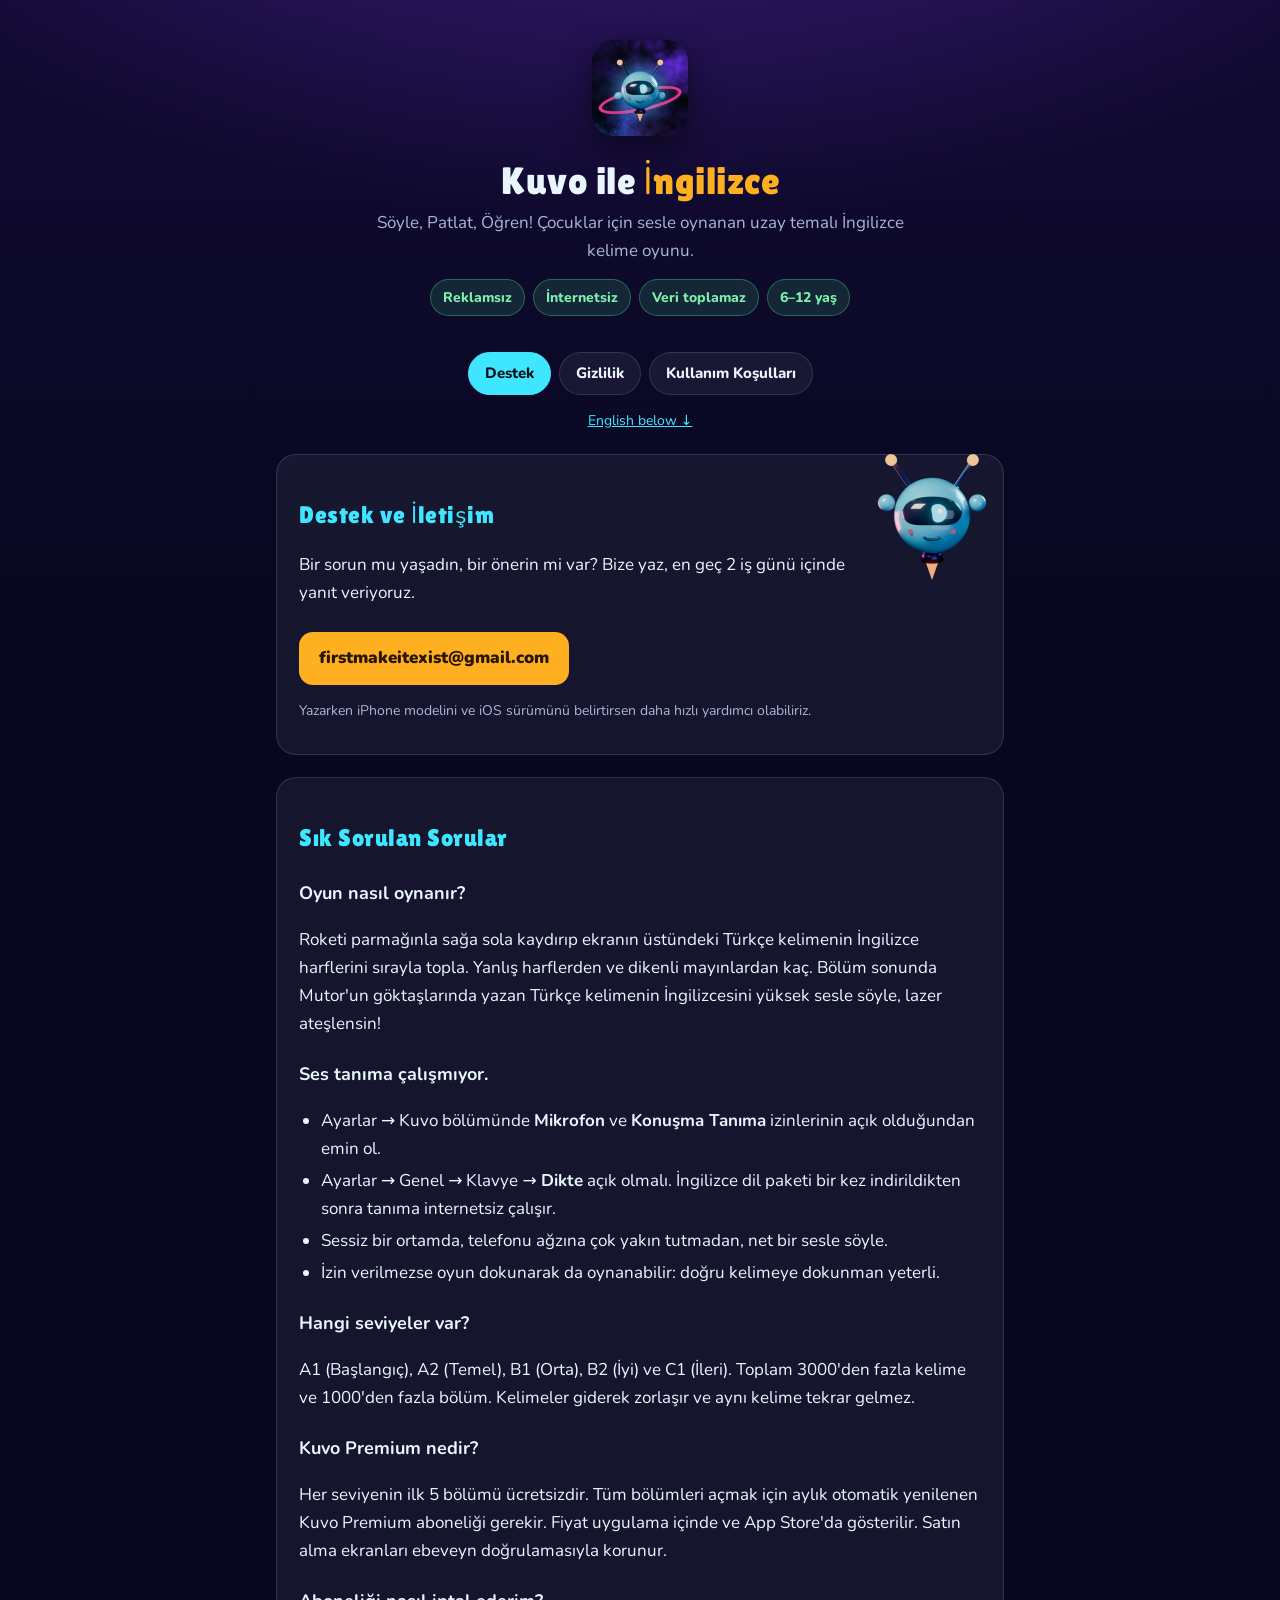
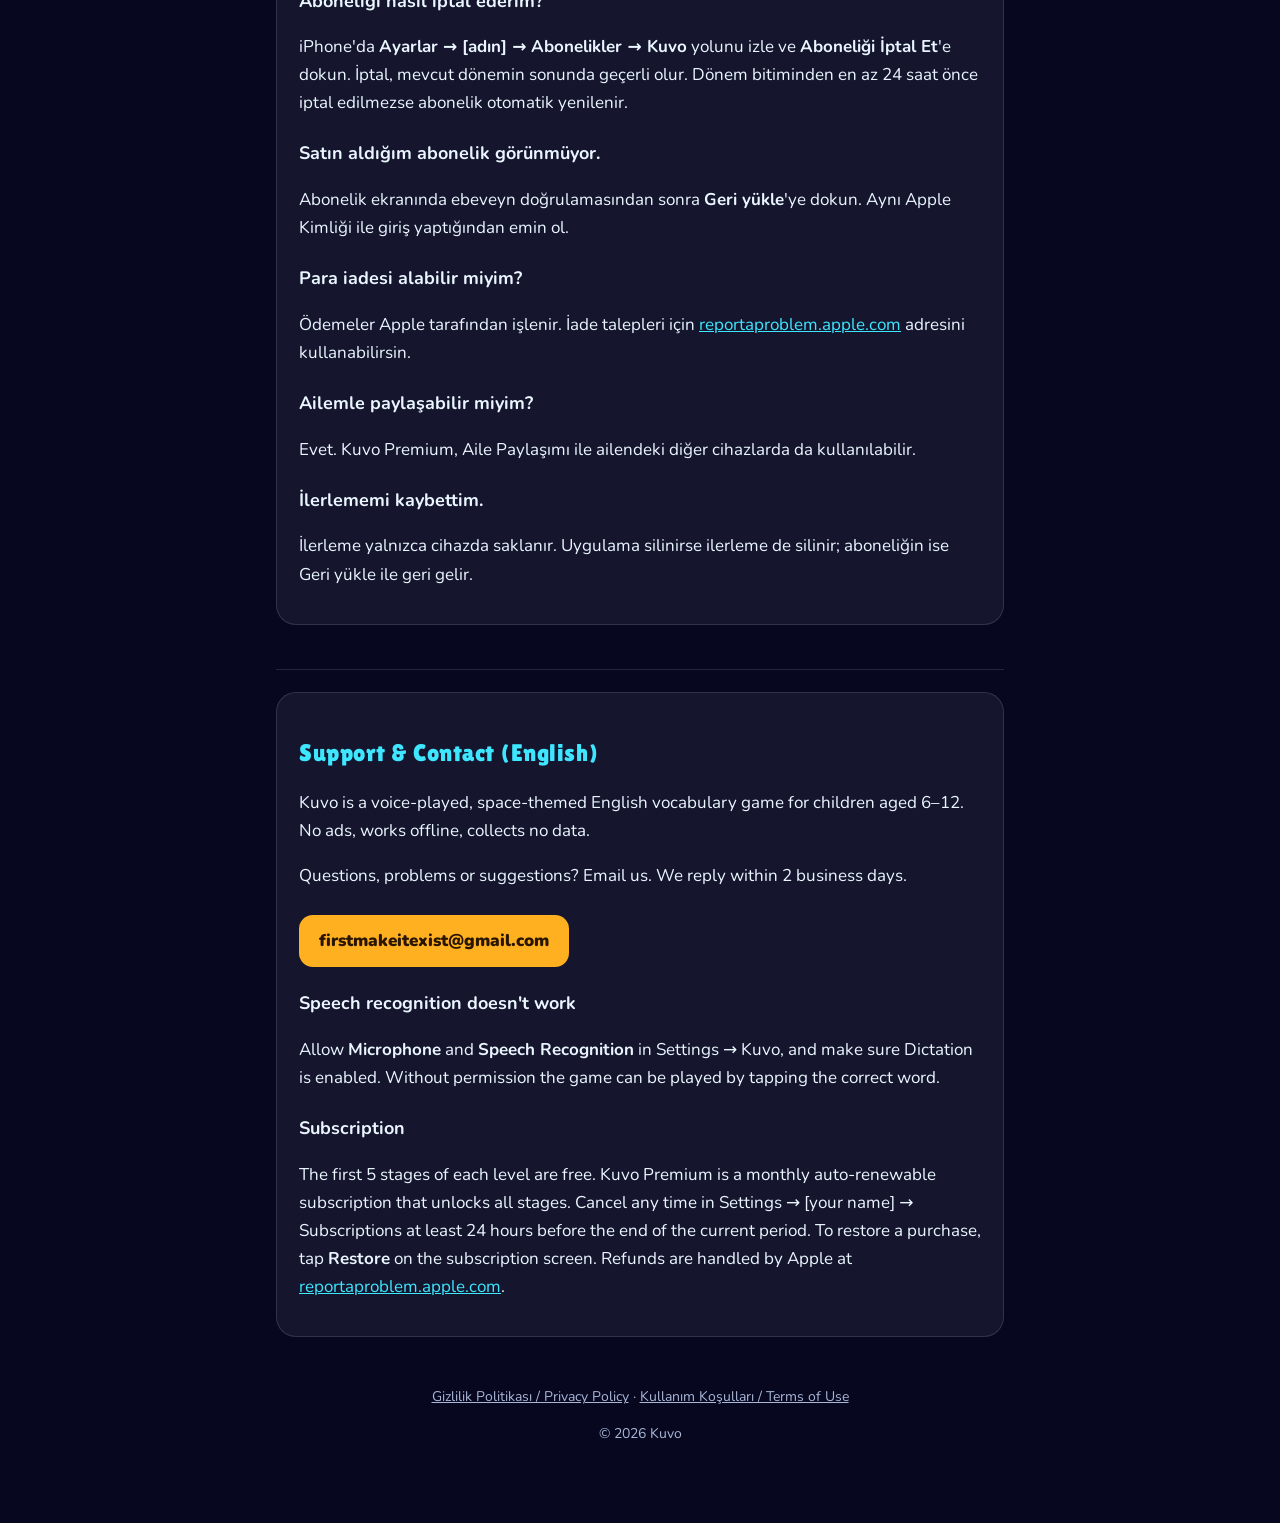
<file: index.html>
<!doctype html>
<html lang="tr">
<head>
<meta charset="utf-8">
<meta name="viewport" content="width=device-width, initial-scale=1">
<title>Kuvo — Destek</title>
<meta name="description" content="Kuvo: çocuklar için sesle oynanan İngilizce kelime oyunu. Destek ve iletişim.">
<link rel="icon" href="icon.png">
<link rel="preconnect" href="https://fonts.googleapis.com">
<link rel="preconnect" href="https://fonts.gstatic.com" crossorigin>
<link href="https://fonts.googleapis.com/css2?family=Lilita+One&family=Nunito:wght@400;700;800;900&display=swap" rel="stylesheet">
<link rel="stylesheet" href="style.css">
</head>
<body><main>
<header class="hero">
  <img class="icon" src="icon.png" alt="Kuvo uygulama ikonu">
  <h1>Kuvo ile <span>İngilizce</span></h1>
  <p class="lead">Söyle, Patlat, Öğren! Çocuklar için sesle oynanan uzay temalı İngilizce kelime oyunu.</p>
  <div class="pills"><span class="pill">Reklamsız</span><span class="pill">İnternetsiz</span><span class="pill">Veri toplamaz</span><span class="pill">6–12 yaş</span></div>
</header>
<nav class="top">
  <a class="on" href="./">Destek</a>
  <a href="privacy.html">Gizlilik</a>
  <a href="terms.html">Kullanım Koşulları</a>
</nav>
<p class="lang"><a href="#en">English below ↓</a></p>

<section class="card">
  <img class="mascot" src="kuvo.png" alt="">
  <h2>Destek ve İletişim</h2>
  <p>Bir sorun mu yaşadın, bir önerin mi var? Bize yaz, en geç 2 iş günü içinde yanıt veriyoruz.</p>
  <a class="mail" href="mailto:firstmakeitexist@gmail.com?subject=Kuvo%20Destek">firstmakeitexist@gmail.com</a>
  <p class="meta">Yazarken iPhone modelini ve iOS sürümünü belirtirsen daha hızlı yardımcı olabiliriz.</p>
</section>

<section class="card">
  <h2>Sık Sorulan Sorular</h2>
  <h3>Oyun nasıl oynanır?</h3>
  <p>Roketi parmağınla sağa sola kaydırıp ekranın üstündeki Türkçe kelimenin İngilizce harflerini sırayla topla. Yanlış harflerden ve dikenli mayınlardan kaç. Bölüm sonunda Mutor'un göktaşlarında yazan Türkçe kelimenin İngilizcesini yüksek sesle söyle, lazer ateşlensin!</p>
  <h3>Ses tanıma çalışmıyor.</h3>
  <ul>
    <li>Ayarlar → Kuvo bölümünde <strong>Mikrofon</strong> ve <strong>Konuşma Tanıma</strong> izinlerinin açık olduğundan emin ol.</li>
    <li>Ayarlar → Genel → Klavye → <strong>Dikte</strong> açık olmalı. İngilizce dil paketi bir kez indirildikten sonra tanıma internetsiz çalışır.</li>
    <li>Sessiz bir ortamda, telefonu ağzına çok yakın tutmadan, net bir sesle söyle.</li>
    <li>İzin verilmezse oyun dokunarak da oynanabilir: doğru kelimeye dokunman yeterli.</li>
  </ul>
  <h3>Hangi seviyeler var?</h3>
  <p>A1 (Başlangıç), A2 (Temel), B1 (Orta), B2 (İyi) ve C1 (İleri). Toplam 3000'den fazla kelime ve 1000'den fazla bölüm. Kelimeler giderek zorlaşır ve aynı kelime tekrar gelmez.</p>
  <h3>Kuvo Premium nedir?</h3>
  <p>Her seviyenin ilk 5 bölümü ücretsizdir. Tüm bölümleri açmak için aylık otomatik yenilenen Kuvo Premium aboneliği gerekir. Fiyat uygulama içinde ve App Store'da gösterilir. Satın alma ekranları ebeveyn doğrulamasıyla korunur.</p>
  <h3>Aboneliği nasıl iptal ederim?</h3>
  <p>iPhone'da <strong>Ayarlar → [adın] → Abonelikler → Kuvo</strong> yolunu izle ve <strong>Aboneliği İptal Et</strong>'e dokun. İptal, mevcut dönemin sonunda geçerli olur. Dönem bitiminden en az 24 saat önce iptal edilmezse abonelik otomatik yenilenir.</p>
  <h3>Satın aldığım abonelik görünmüyor.</h3>
  <p>Abonelik ekranında ebeveyn doğrulamasından sonra <strong>Geri yükle</strong>'ye dokun. Aynı Apple Kimliği ile giriş yaptığından emin ol.</p>
  <h3>Para iadesi alabilir miyim?</h3>
  <p>Ödemeler Apple tarafından işlenir. İade talepleri için <a href="https://reportaproblem.apple.com" rel="noopener">reportaproblem.apple.com</a> adresini kullanabilirsin.</p>
  <h3>Ailemle paylaşabilir miyim?</h3>
  <p>Evet. Kuvo Premium, Aile Paylaşımı ile ailendeki diğer cihazlarda da kullanılabilir.</p>
  <h3>İlerlememi kaybettim.</h3>
  <p>İlerleme yalnızca cihazda saklanır. Uygulama silinirse ilerleme de silinir; aboneliğin ise Geri yükle ile geri gelir.</p>
</section>

<hr id="en">
<section class="card">
  <h2>Support &amp; Contact (English)</h2>
  <p>Kuvo is a voice-played, space-themed English vocabulary game for children aged 6–12. No ads, works offline, collects no data.</p>
  <p>Questions, problems or suggestions? Email us. We reply within 2 business days.</p>
  <a class="mail" href="mailto:firstmakeitexist@gmail.com?subject=Kuvo%20Support">firstmakeitexist@gmail.com</a>
  <h3>Speech recognition doesn't work</h3>
  <p>Allow <strong>Microphone</strong> and <strong>Speech Recognition</strong> in Settings → Kuvo, and make sure Dictation is enabled. Without permission the game can be played by tapping the correct word.</p>
  <h3>Subscription</h3>
  <p>The first 5 stages of each level are free. Kuvo Premium is a monthly auto-renewable subscription that unlocks all stages. Cancel any time in Settings → [your name] → Subscriptions at least 24 hours before the end of the current period. To restore a purchase, tap <strong>Restore</strong> on the subscription screen. Refunds are handled by Apple at <a href="https://reportaproblem.apple.com" rel="noopener">reportaproblem.apple.com</a>.</p>
</section>

<footer>
  <p><a href="privacy.html">Gizlilik Politikası / Privacy Policy</a> · <a href="terms.html">Kullanım Koşulları / Terms of Use</a></p>
  <p>© 2026 Kuvo</p>
</footer>
</main></body>
</html>
</file>
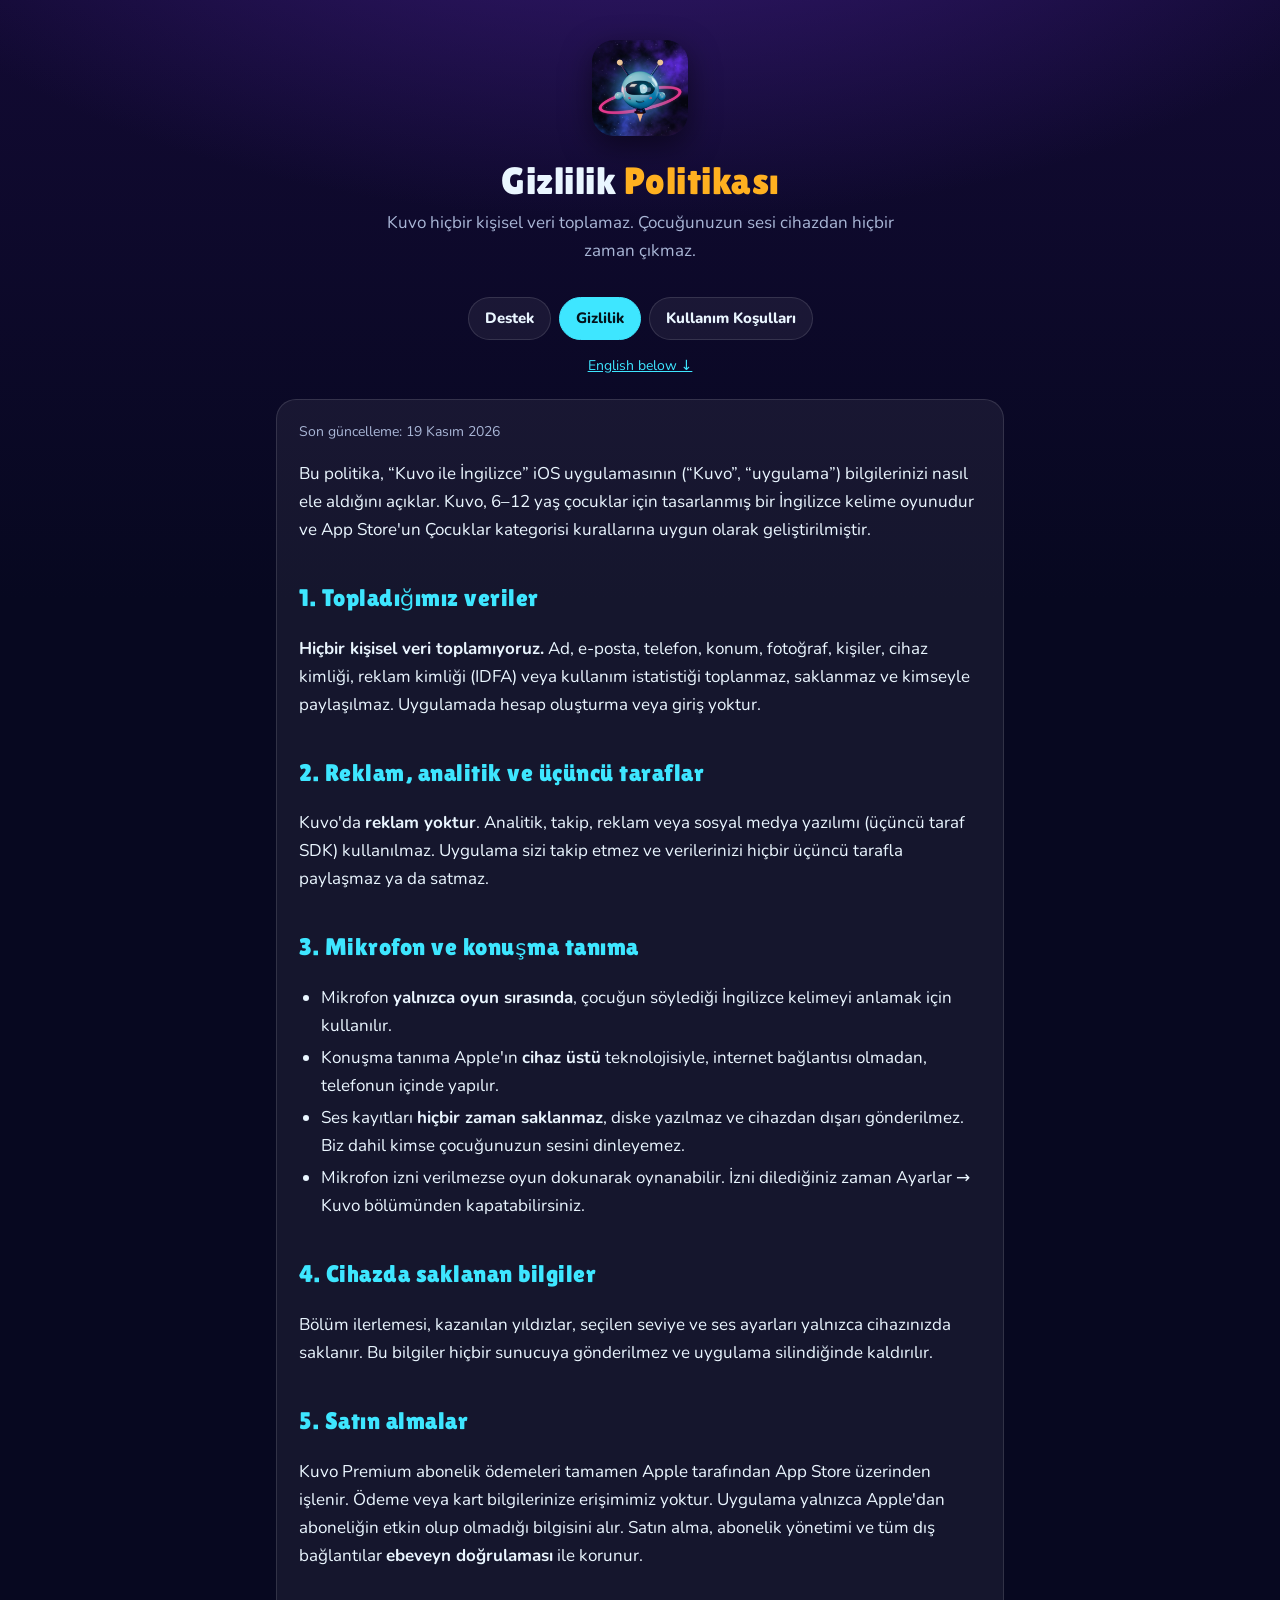
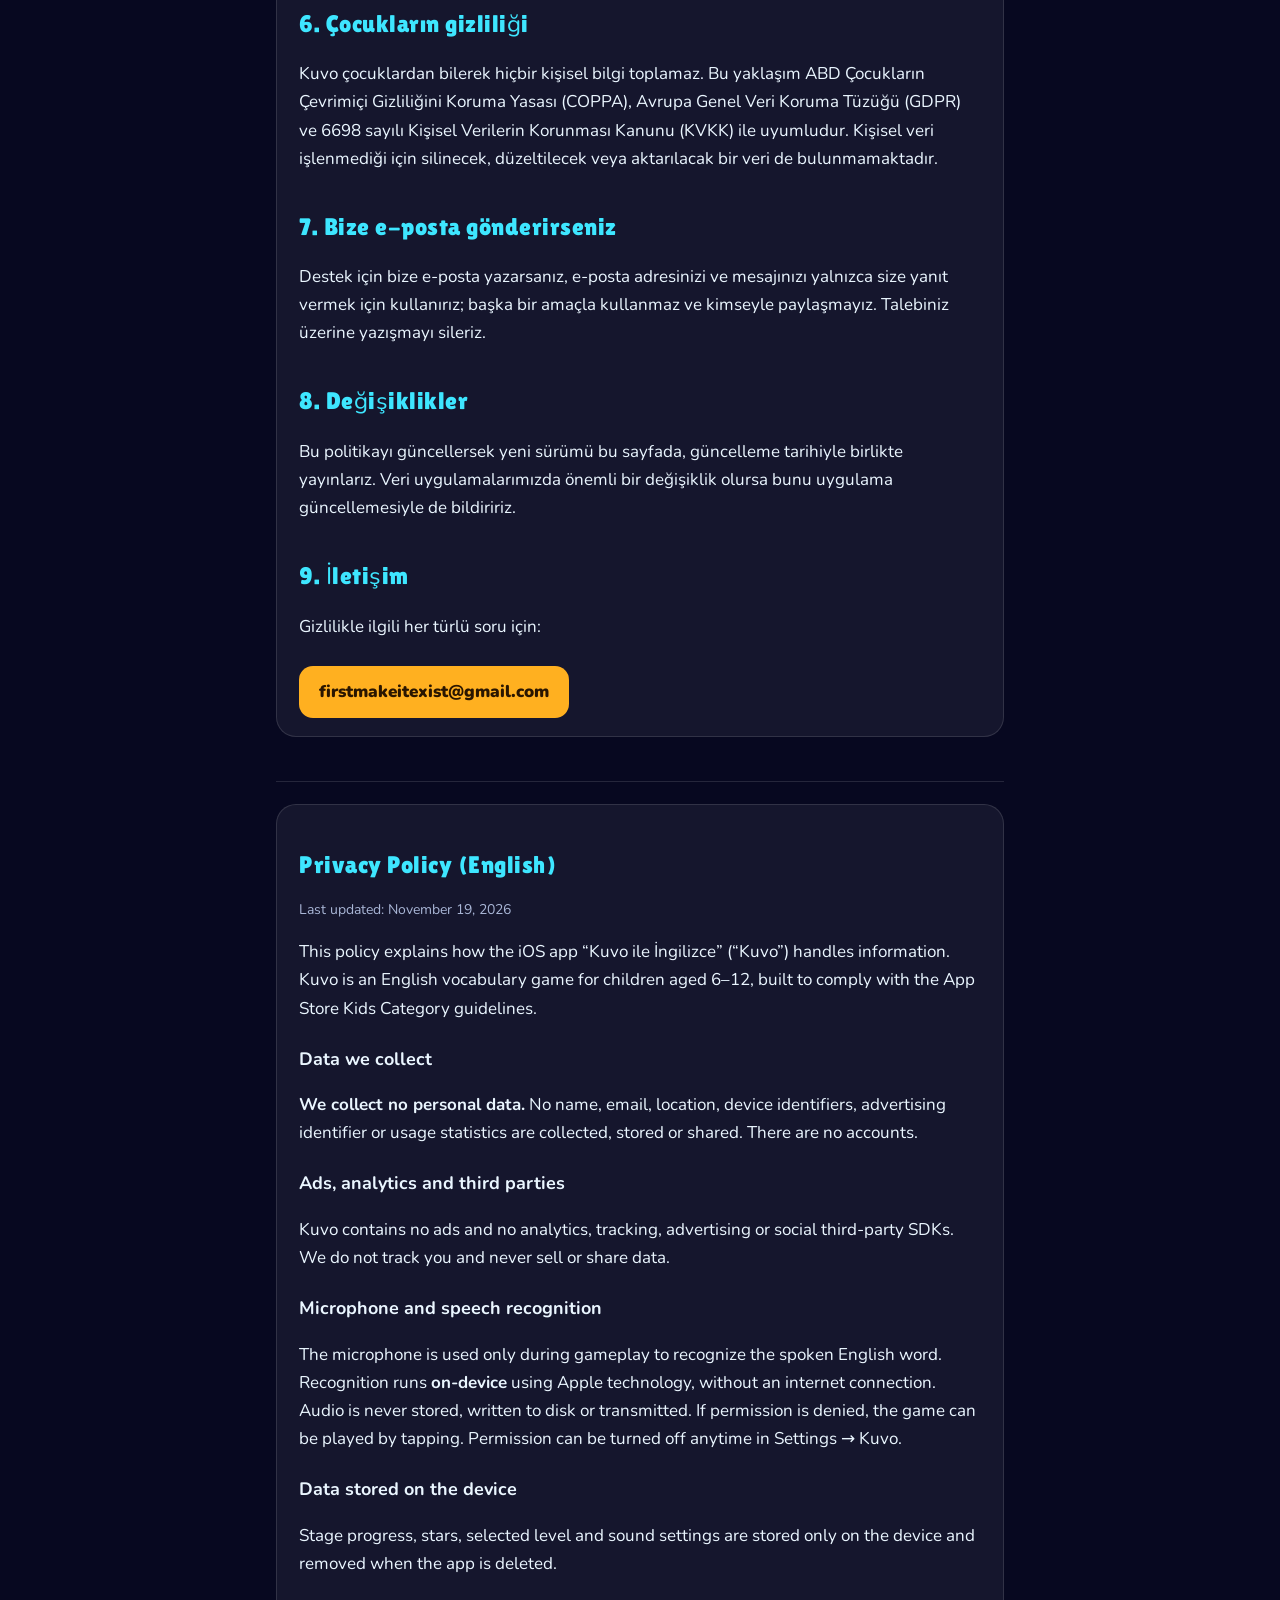
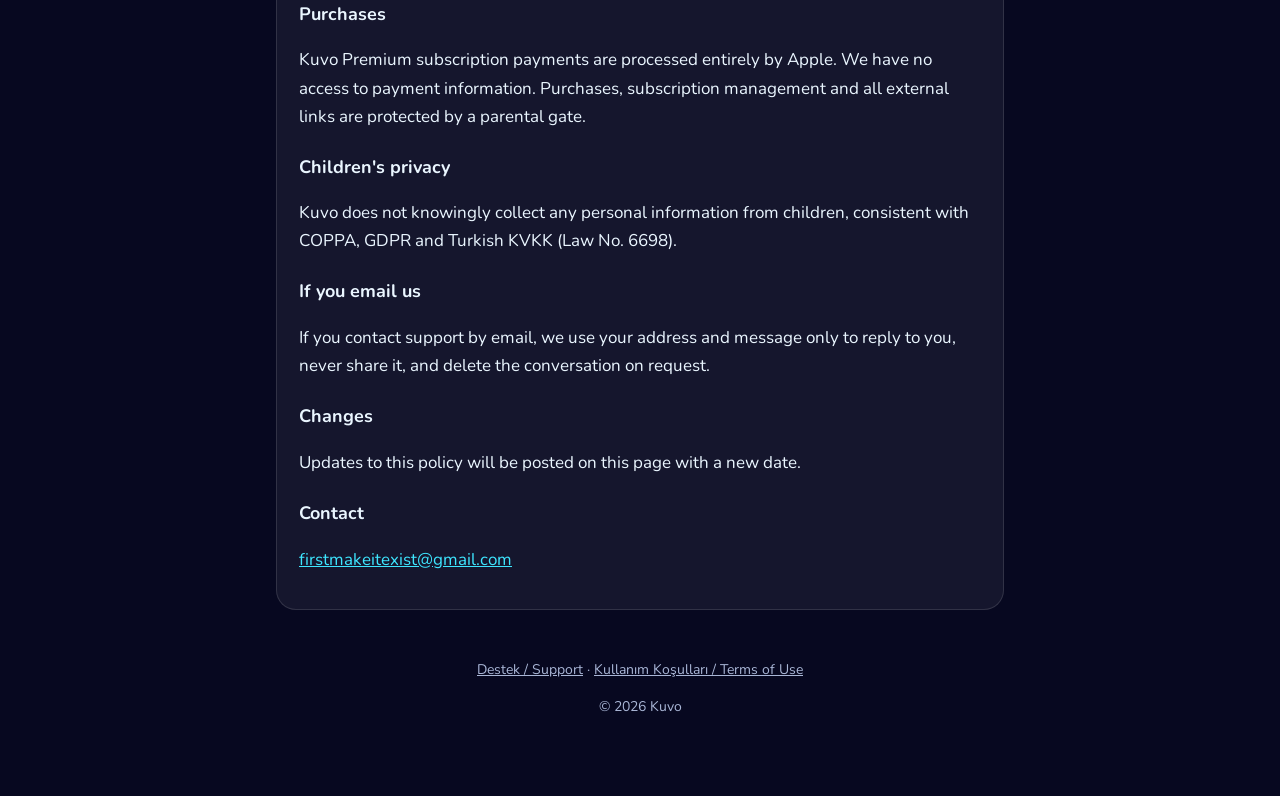
<file: privacy.html>
<!doctype html>
<html lang="tr">
<head>
<meta charset="utf-8">
<meta name="viewport" content="width=device-width, initial-scale=1">
<title>Kuvo — Gizlilik Politikası</title>
<meta name="description" content="Kuvo gizlilik politikası: hiçbir kişisel veri toplanmaz.">
<link rel="icon" href="icon.png">
<link rel="preconnect" href="https://fonts.googleapis.com">
<link rel="preconnect" href="https://fonts.gstatic.com" crossorigin>
<link href="https://fonts.googleapis.com/css2?family=Lilita+One&family=Nunito:wght@400;700;800;900&display=swap" rel="stylesheet">
<link rel="stylesheet" href="style.css">
</head>
<body><main>
<header class="hero">
  <img class="icon" src="icon.png" alt="Kuvo uygulama ikonu">
  <h1>Gizlilik <span>Politikası</span></h1>
  <p class="lead">Kuvo hiçbir kişisel veri toplamaz. Çocuğunuzun sesi cihazdan hiçbir zaman çıkmaz.</p>
</header>
<nav class="top">
  <a href="./">Destek</a>
  <a class="on" href="privacy.html">Gizlilik</a>
  <a href="terms.html">Kullanım Koşulları</a>
</nav>
<p class="lang"><a href="#en">English below ↓</a></p>

<section class="card">
  <p class="meta">Son güncelleme: 19 Kasım 2026</p>
  <p>Bu politika, “Kuvo ile İngilizce” iOS uygulamasının (“Kuvo”, “uygulama”) bilgilerinizi nasıl ele aldığını açıklar. Kuvo, 6–12 yaş çocuklar için tasarlanmış bir İngilizce kelime oyunudur ve App Store'un Çocuklar kategorisi kurallarına uygun olarak geliştirilmiştir.</p>

  <h2>1. Topladığımız veriler</h2>
  <p><strong>Hiçbir kişisel veri toplamıyoruz.</strong> Ad, e-posta, telefon, konum, fotoğraf, kişiler, cihaz kimliği, reklam kimliği (IDFA) veya kullanım istatistiği toplanmaz, saklanmaz ve kimseyle paylaşılmaz. Uygulamada hesap oluşturma veya giriş yoktur.</p>

  <h2>2. Reklam, analitik ve üçüncü taraflar</h2>
  <p>Kuvo'da <strong>reklam yoktur</strong>. Analitik, takip, reklam veya sosyal medya yazılımı (üçüncü taraf SDK) kullanılmaz. Uygulama sizi takip etmez ve verilerinizi hiçbir üçüncü tarafla paylaşmaz ya da satmaz.</p>

  <h2>3. Mikrofon ve konuşma tanıma</h2>
  <ul>
    <li>Mikrofon <strong>yalnızca oyun sırasında</strong>, çocuğun söylediği İngilizce kelimeyi anlamak için kullanılır.</li>
    <li>Konuşma tanıma Apple'ın <strong>cihaz üstü</strong> teknolojisiyle, internet bağlantısı olmadan, telefonun içinde yapılır.</li>
    <li>Ses kayıtları <strong>hiçbir zaman saklanmaz</strong>, diske yazılmaz ve cihazdan dışarı gönderilmez. Biz dahil kimse çocuğunuzun sesini dinleyemez.</li>
    <li>Mikrofon izni verilmezse oyun dokunarak oynanabilir. İzni dilediğiniz zaman Ayarlar → Kuvo bölümünden kapatabilirsiniz.</li>
  </ul>

  <h2>4. Cihazda saklanan bilgiler</h2>
  <p>Bölüm ilerlemesi, kazanılan yıldızlar, seçilen seviye ve ses ayarları yalnızca cihazınızda saklanır. Bu bilgiler hiçbir sunucuya gönderilmez ve uygulama silindiğinde kaldırılır.</p>

  <h2>5. Satın almalar</h2>
  <p>Kuvo Premium abonelik ödemeleri tamamen Apple tarafından App Store üzerinden işlenir. Ödeme veya kart bilgilerinize erişimimiz yoktur. Uygulama yalnızca Apple'dan aboneliğin etkin olup olmadığı bilgisini alır. Satın alma, abonelik yönetimi ve tüm dış bağlantılar <strong>ebeveyn doğrulaması</strong> ile korunur.</p>

  <h2>6. Çocukların gizliliği</h2>
  <p>Kuvo çocuklardan bilerek hiçbir kişisel bilgi toplamaz. Bu yaklaşım ABD Çocukların Çevrimiçi Gizliliğini Koruma Yasası (COPPA), Avrupa Genel Veri Koruma Tüzüğü (GDPR) ve 6698 sayılı Kişisel Verilerin Korunması Kanunu (KVKK) ile uyumludur. Kişisel veri işlenmediği için silinecek, düzeltilecek veya aktarılacak bir veri de bulunmamaktadır.</p>

  <h2>7. Bize e-posta gönderirseniz</h2>
  <p>Destek için bize e-posta yazarsanız, e-posta adresinizi ve mesajınızı yalnızca size yanıt vermek için kullanırız; başka bir amaçla kullanmaz ve kimseyle paylaşmayız. Talebiniz üzerine yazışmayı sileriz.</p>

  <h2>8. Değişiklikler</h2>
  <p>Bu politikayı güncellersek yeni sürümü bu sayfada, güncelleme tarihiyle birlikte yayınlarız. Veri uygulamalarımızda önemli bir değişiklik olursa bunu uygulama güncellemesiyle de bildiririz.</p>

  <h2>9. İletişim</h2>
  <p>Gizlilikle ilgili her türlü soru için:</p>
  <a class="mail" href="mailto:firstmakeitexist@gmail.com?subject=Kuvo%20Gizlilik">firstmakeitexist@gmail.com</a>
</section>

<hr id="en">
<section class="card">
  <h2>Privacy Policy (English)</h2>
  <p class="meta">Last updated: November 19, 2026</p>
  <p>This policy explains how the iOS app “Kuvo ile İngilizce” (“Kuvo”) handles information. Kuvo is an English vocabulary game for children aged 6–12, built to comply with the App Store Kids Category guidelines.</p>
  <h3>Data we collect</h3>
  <p><strong>We collect no personal data.</strong> No name, email, location, device identifiers, advertising identifier or usage statistics are collected, stored or shared. There are no accounts.</p>
  <h3>Ads, analytics and third parties</h3>
  <p>Kuvo contains no ads and no analytics, tracking, advertising or social third-party SDKs. We do not track you and never sell or share data.</p>
  <h3>Microphone and speech recognition</h3>
  <p>The microphone is used only during gameplay to recognize the spoken English word. Recognition runs <strong>on-device</strong> using Apple technology, without an internet connection. Audio is never stored, written to disk or transmitted. If permission is denied, the game can be played by tapping. Permission can be turned off anytime in Settings → Kuvo.</p>
  <h3>Data stored on the device</h3>
  <p>Stage progress, stars, selected level and sound settings are stored only on the device and removed when the app is deleted.</p>
  <h3>Purchases</h3>
  <p>Kuvo Premium subscription payments are processed entirely by Apple. We have no access to payment information. Purchases, subscription management and all external links are protected by a parental gate.</p>
  <h3>Children's privacy</h3>
  <p>Kuvo does not knowingly collect any personal information from children, consistent with COPPA, GDPR and Turkish KVKK (Law No. 6698).</p>
  <h3>If you email us</h3>
  <p>If you contact support by email, we use your address and message only to reply to you, never share it, and delete the conversation on request.</p>
  <h3>Changes</h3>
  <p>Updates to this policy will be posted on this page with a new date.</p>
  <h3>Contact</h3>
  <p><a href="mailto:firstmakeitexist@gmail.com?subject=Kuvo%20Privacy">firstmakeitexist@gmail.com</a></p>
</section>

<footer>
  <p><a href="./">Destek / Support</a> · <a href="terms.html">Kullanım Koşulları / Terms of Use</a></p>
  <p>© 2026 Kuvo</p>
</footer>
</main></body>
</html>
</file>
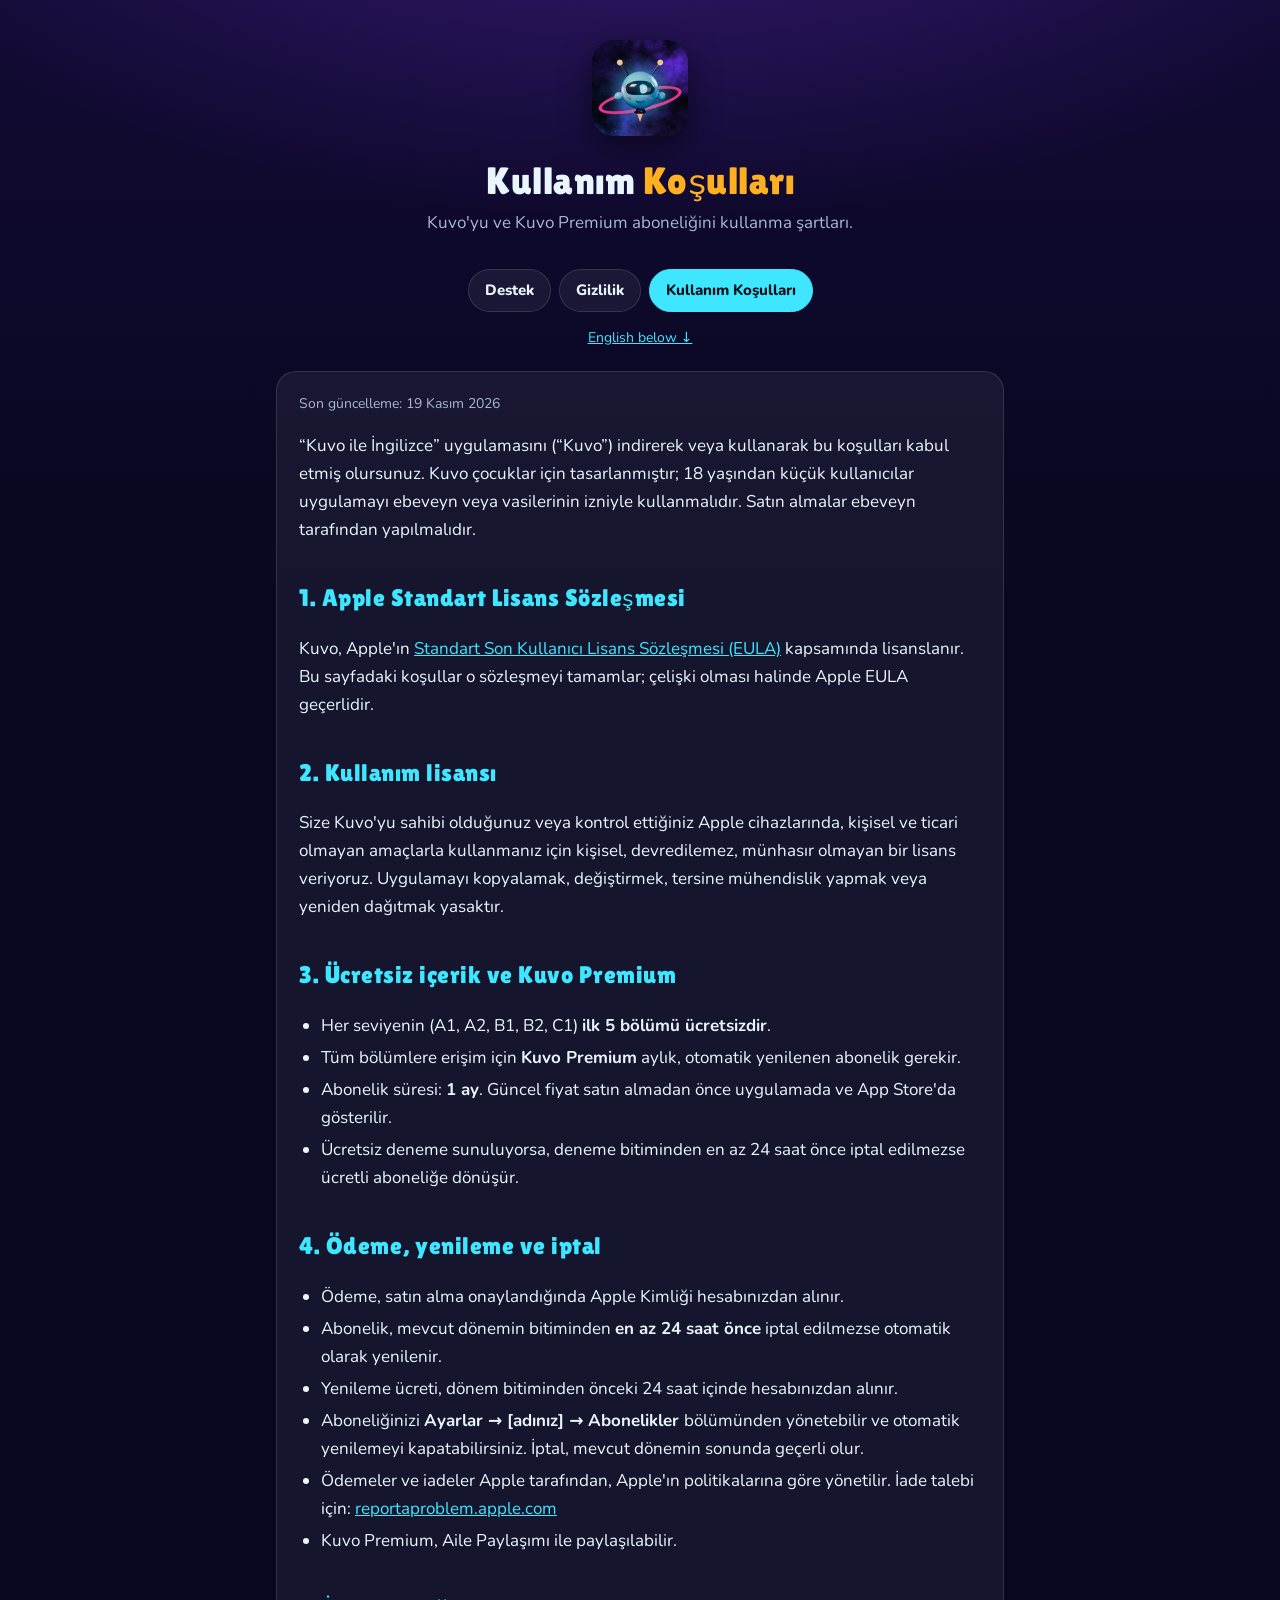
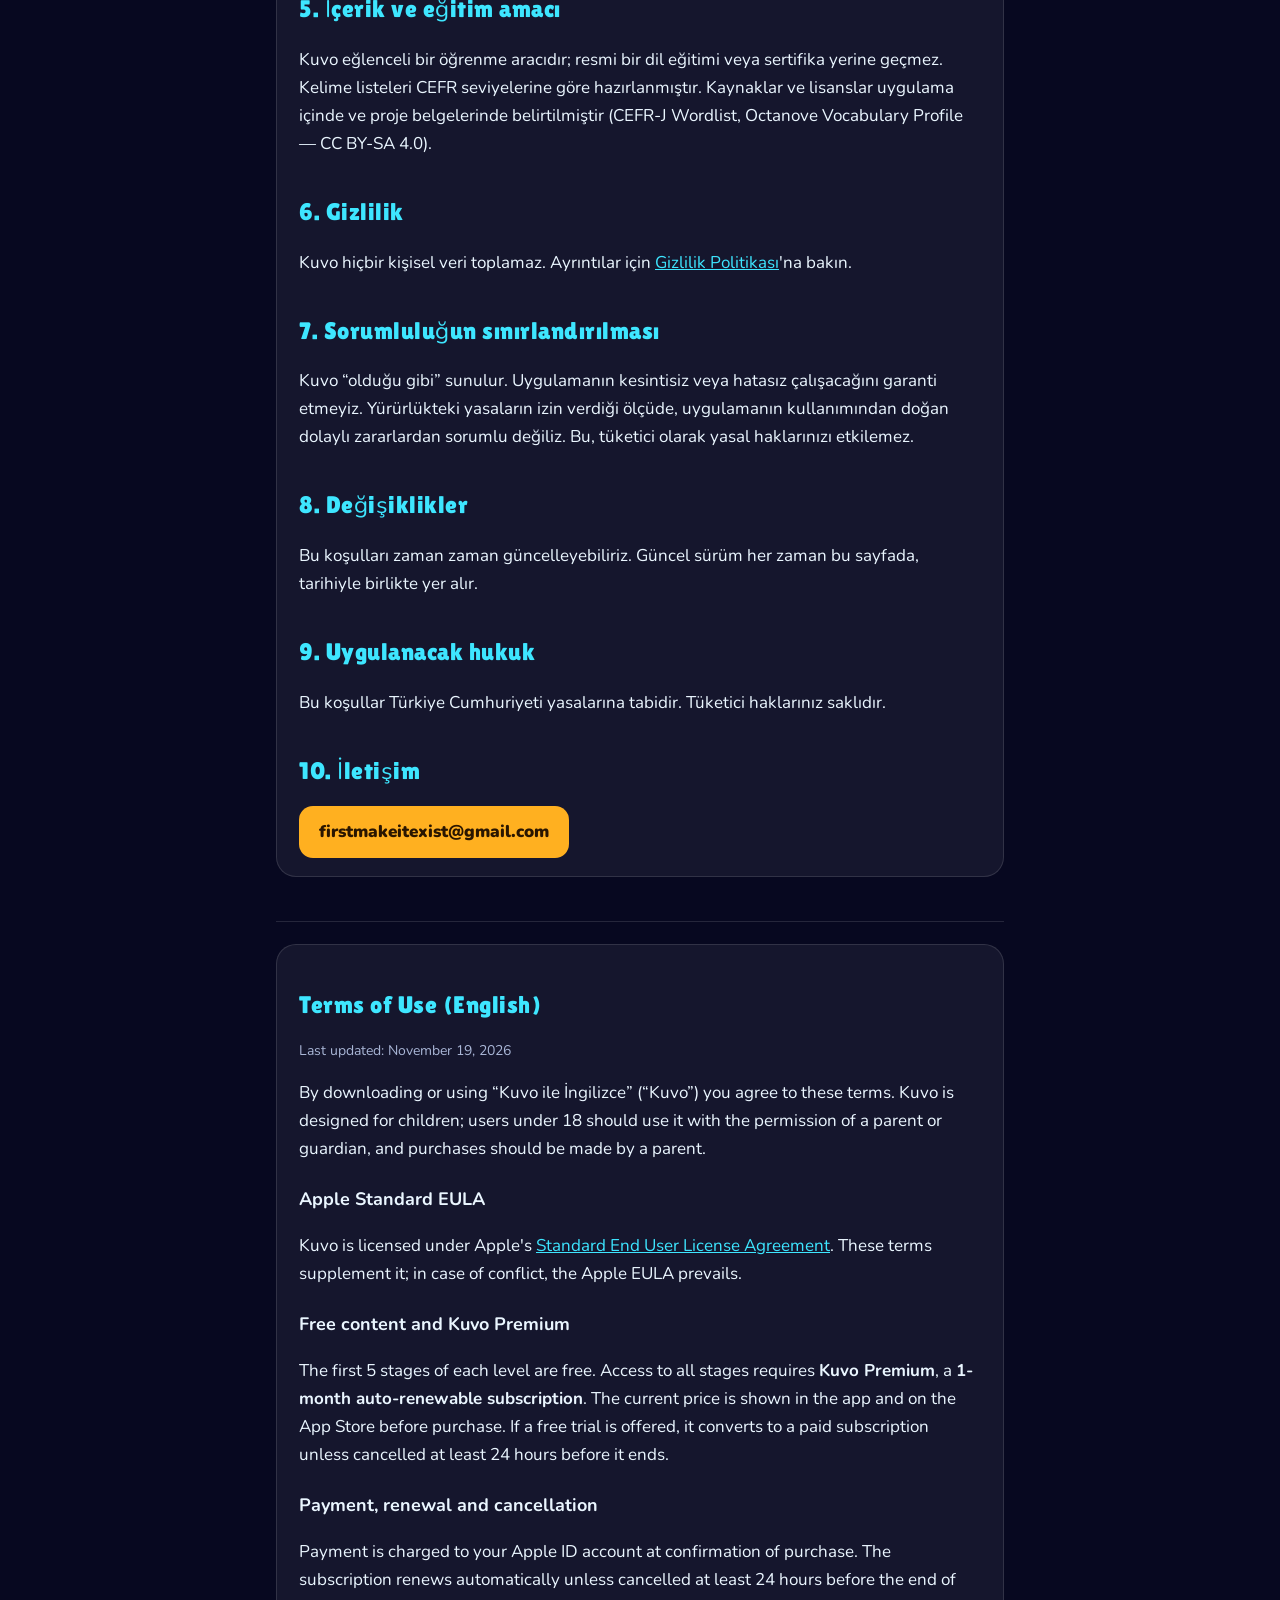
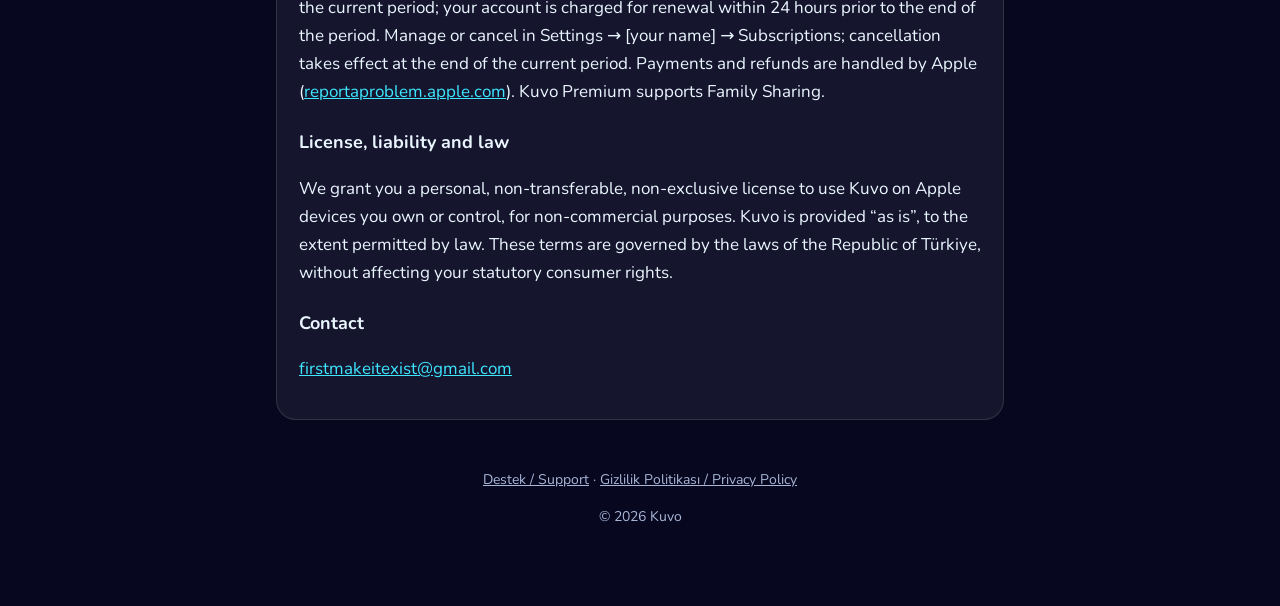
<file: terms.html>
<!doctype html>
<html lang="tr">
<head>
<meta charset="utf-8">
<meta name="viewport" content="width=device-width, initial-scale=1">
<title>Kuvo — Kullanım Koşulları</title>
<meta name="description" content="Kuvo kullanım koşulları ve Kuvo Premium abonelik şartları.">
<link rel="icon" href="icon.png">
<link rel="preconnect" href="https://fonts.googleapis.com">
<link rel="preconnect" href="https://fonts.gstatic.com" crossorigin>
<link href="https://fonts.googleapis.com/css2?family=Lilita+One&family=Nunito:wght@400;700;800;900&display=swap" rel="stylesheet">
<link rel="stylesheet" href="style.css">
</head>
<body><main>
<header class="hero">
  <img class="icon" src="icon.png" alt="Kuvo uygulama ikonu">
  <h1>Kullanım <span>Koşulları</span></h1>
  <p class="lead">Kuvo'yu ve Kuvo Premium aboneliğini kullanma şartları.</p>
</header>
<nav class="top">
  <a href="./">Destek</a>
  <a href="privacy.html">Gizlilik</a>
  <a class="on" href="terms.html">Kullanım Koşulları</a>
</nav>
<p class="lang"><a href="#en">English below ↓</a></p>

<section class="card">
  <p class="meta">Son güncelleme: 19 Kasım 2026</p>
  <p>“Kuvo ile İngilizce” uygulamasını (“Kuvo”) indirerek veya kullanarak bu koşulları kabul etmiş olursunuz. Kuvo çocuklar için tasarlanmıştır; 18 yaşından küçük kullanıcılar uygulamayı ebeveyn veya vasilerinin izniyle kullanmalıdır. Satın almalar ebeveyn tarafından yapılmalıdır.</p>

  <h2>1. Apple Standart Lisans Sözleşmesi</h2>
  <p>Kuvo, Apple'ın <a href="https://www.apple.com/legal/internet-services/itunes/dev/stdeula/" rel="noopener">Standart Son Kullanıcı Lisans Sözleşmesi (EULA)</a> kapsamında lisanslanır. Bu sayfadaki koşullar o sözleşmeyi tamamlar; çelişki olması halinde Apple EULA geçerlidir.</p>

  <h2>2. Kullanım lisansı</h2>
  <p>Size Kuvo'yu sahibi olduğunuz veya kontrol ettiğiniz Apple cihazlarında, kişisel ve ticari olmayan amaçlarla kullanmanız için kişisel, devredilemez, münhasır olmayan bir lisans veriyoruz. Uygulamayı kopyalamak, değiştirmek, tersine mühendislik yapmak veya yeniden dağıtmak yasaktır.</p>

  <h2>3. Ücretsiz içerik ve Kuvo Premium</h2>
  <ul>
    <li>Her seviyenin (A1, A2, B1, B2, C1) <strong>ilk 5 bölümü ücretsizdir</strong>.</li>
    <li>Tüm bölümlere erişim için <strong>Kuvo Premium</strong> aylık, otomatik yenilenen abonelik gerekir.</li>
    <li>Abonelik süresi: <strong>1 ay</strong>. Güncel fiyat satın almadan önce uygulamada ve App Store'da gösterilir.</li>
    <li>Ücretsiz deneme sunuluyorsa, deneme bitiminden en az 24 saat önce iptal edilmezse ücretli aboneliğe dönüşür.</li>
  </ul>

  <h2>4. Ödeme, yenileme ve iptal</h2>
  <ul>
    <li>Ödeme, satın alma onaylandığında Apple Kimliği hesabınızdan alınır.</li>
    <li>Abonelik, mevcut dönemin bitiminden <strong>en az 24 saat önce</strong> iptal edilmezse otomatik olarak yenilenir.</li>
    <li>Yenileme ücreti, dönem bitiminden önceki 24 saat içinde hesabınızdan alınır.</li>
    <li>Aboneliğinizi <strong>Ayarlar → [adınız] → Abonelikler</strong> bölümünden yönetebilir ve otomatik yenilemeyi kapatabilirsiniz. İptal, mevcut dönemin sonunda geçerli olur.</li>
    <li>Ödemeler ve iadeler Apple tarafından, Apple'ın politikalarına göre yönetilir. İade talebi için: <a href="https://reportaproblem.apple.com" rel="noopener">reportaproblem.apple.com</a></li>
    <li>Kuvo Premium, Aile Paylaşımı ile paylaşılabilir.</li>
  </ul>

  <h2>5. İçerik ve eğitim amacı</h2>
  <p>Kuvo eğlenceli bir öğrenme aracıdır; resmi bir dil eğitimi veya sertifika yerine geçmez. Kelime listeleri CEFR seviyelerine göre hazırlanmıştır. Kaynaklar ve lisanslar uygulama içinde ve proje belgelerinde belirtilmiştir (CEFR-J Wordlist, Octanove Vocabulary Profile — CC BY-SA 4.0).</p>

  <h2>6. Gizlilik</h2>
  <p>Kuvo hiçbir kişisel veri toplamaz. Ayrıntılar için <a href="privacy.html">Gizlilik Politikası</a>'na bakın.</p>

  <h2>7. Sorumluluğun sınırlandırılması</h2>
  <p>Kuvo “olduğu gibi” sunulur. Uygulamanın kesintisiz veya hatasız çalışacağını garanti etmeyiz. Yürürlükteki yasaların izin verdiği ölçüde, uygulamanın kullanımından doğan dolaylı zararlardan sorumlu değiliz. Bu, tüketici olarak yasal haklarınızı etkilemez.</p>

  <h2>8. Değişiklikler</h2>
  <p>Bu koşulları zaman zaman güncelleyebiliriz. Güncel sürüm her zaman bu sayfada, tarihiyle birlikte yer alır.</p>

  <h2>9. Uygulanacak hukuk</h2>
  <p>Bu koşullar Türkiye Cumhuriyeti yasalarına tabidir. Tüketici haklarınız saklıdır.</p>

  <h2>10. İletişim</h2>
  <a class="mail" href="mailto:firstmakeitexist@gmail.com?subject=Kuvo%20Kullan%C4%B1m%20Ko%C5%9Fullar%C4%B1">firstmakeitexist@gmail.com</a>
</section>

<hr id="en">
<section class="card">
  <h2>Terms of Use (English)</h2>
  <p class="meta">Last updated: November 19, 2026</p>
  <p>By downloading or using “Kuvo ile İngilizce” (“Kuvo”) you agree to these terms. Kuvo is designed for children; users under 18 should use it with the permission of a parent or guardian, and purchases should be made by a parent.</p>
  <h3>Apple Standard EULA</h3>
  <p>Kuvo is licensed under Apple's <a href="https://www.apple.com/legal/internet-services/itunes/dev/stdeula/" rel="noopener">Standard End User License Agreement</a>. These terms supplement it; in case of conflict, the Apple EULA prevails.</p>
  <h3>Free content and Kuvo Premium</h3>
  <p>The first 5 stages of each level are free. Access to all stages requires <strong>Kuvo Premium</strong>, a <strong>1-month auto-renewable subscription</strong>. The current price is shown in the app and on the App Store before purchase. If a free trial is offered, it converts to a paid subscription unless cancelled at least 24 hours before it ends.</p>
  <h3>Payment, renewal and cancellation</h3>
  <p>Payment is charged to your Apple ID account at confirmation of purchase. The subscription renews automatically unless cancelled at least 24 hours before the end of the current period; your account is charged for renewal within 24 hours prior to the end of the period. Manage or cancel in Settings → [your name] → Subscriptions; cancellation takes effect at the end of the current period. Payments and refunds are handled by Apple (<a href="https://reportaproblem.apple.com" rel="noopener">reportaproblem.apple.com</a>). Kuvo Premium supports Family Sharing.</p>
  <h3>License, liability and law</h3>
  <p>We grant you a personal, non-transferable, non-exclusive license to use Kuvo on Apple devices you own or control, for non-commercial purposes. Kuvo is provided “as is”, to the extent permitted by law. These terms are governed by the laws of the Republic of Türkiye, without affecting your statutory consumer rights.</p>
  <h3>Contact</h3>
  <p><a href="mailto:firstmakeitexist@gmail.com?subject=Kuvo%20Terms">firstmakeitexist@gmail.com</a></p>
</section>

<footer>
  <p><a href="./">Destek / Support</a> · <a href="privacy.html">Gizlilik Politikası / Privacy Policy</a></p>
  <p>© 2026 Kuvo</p>
</footer>
</main></body>
</html>
</file>
<file: style.css>
:root {
  --bg: #070820;
  --bg2: #120A33;
  --card: rgba(255, 255, 255, 0.06);
  --line: rgba(255, 255, 255, 0.12);
  --fg: #EAF6FF;
  --muted: #A9B6D6;
  --kuvo: #3EE6FF;
  --energy: #FFB020;
  --laser: #FF5FC1;
}
* { box-sizing: border-box; }
html { background: var(--bg); }
body {
  margin: 0;
  color: var(--fg);
  font: 17px/1.65 "Nunito", -apple-system, system-ui, sans-serif;
  background:
    radial-gradient(1200px 600px at 50% -200px, #3A1B7A 0%, transparent 70%),
    linear-gradient(180deg, var(--bg2), var(--bg) 600px);
  min-height: 100vh;
}
a { color: var(--kuvo); }
main { max-width: 760px; margin: 0 auto; padding: 32px 16px 64px; }
header.hero { text-align: center; padding: 8px 0 12px; }
header.hero img.icon { width: 96px; height: 96px; border-radius: 22px; box-shadow: 0 10px 30px rgba(0,0,0,.5); }
h1, h2, .brand { font-family: "Lilita One", "Nunito", sans-serif; font-weight: 400; letter-spacing: .5px; }
h1 { font-size: 38px; line-height: 1.15; margin: 14px 0 6px; }
h1 span { color: var(--energy); }
h2 { font-size: 24px; color: var(--kuvo); margin: 34px 0 8px; }
h3 { font-size: 18px; margin: 22px 0 4px; }
.lead { color: var(--muted); margin: 0 auto; max-width: 560px; }
nav.top { display: flex; gap: 8px; justify-content: center; flex-wrap: wrap; margin: 20px 0 8px; }
nav.top a {
  text-decoration: none; color: var(--fg); font-weight: 800; font-size: 15px;
  padding: 8px 16px; border-radius: 999px; background: var(--card); border: 1px solid var(--line);
}
nav.top a.on { background: var(--kuvo); color: #04121A; border-color: var(--kuvo); }
.lang { text-align: center; font-size: 14px; color: var(--muted); margin-bottom: 8px; }
.card {
  background: var(--card); border: 1px solid var(--line); border-radius: 20px;
  padding: 6px 22px 18px; margin-top: 22px;
}
.pills { display: flex; flex-wrap: wrap; gap: 8px; margin: 14px 0 4px; justify-content: center; }
.pill { font-size: 14px; font-weight: 800; padding: 6px 12px; border-radius: 999px; background: rgba(75,227,138,.14); color: #7CF0AE; border: 1px solid rgba(75,227,138,.35); }
.mail {
  display: inline-block; margin-top: 8px; padding: 12px 20px; border-radius: 14px;
  background: var(--energy); color: #2A1600; font-weight: 900; text-decoration: none; word-break: break-all;
}
.mascot { float: right; width: 110px; margin: -8px -6px 8px 12px; }
ul { padding-left: 22px; }
li { margin: 4px 0; }
.meta { color: var(--muted); font-size: 14px; }
hr { border: 0; border-top: 1px solid var(--line); margin: 44px 0 8px; }
footer { text-align: center; color: var(--muted); font-size: 14px; margin-top: 48px; }
footer a { color: var(--muted); }
@media (max-width: 480px) {
  h1 { font-size: 30px; }
  .mascot { width: 84px; }
}
</file>
